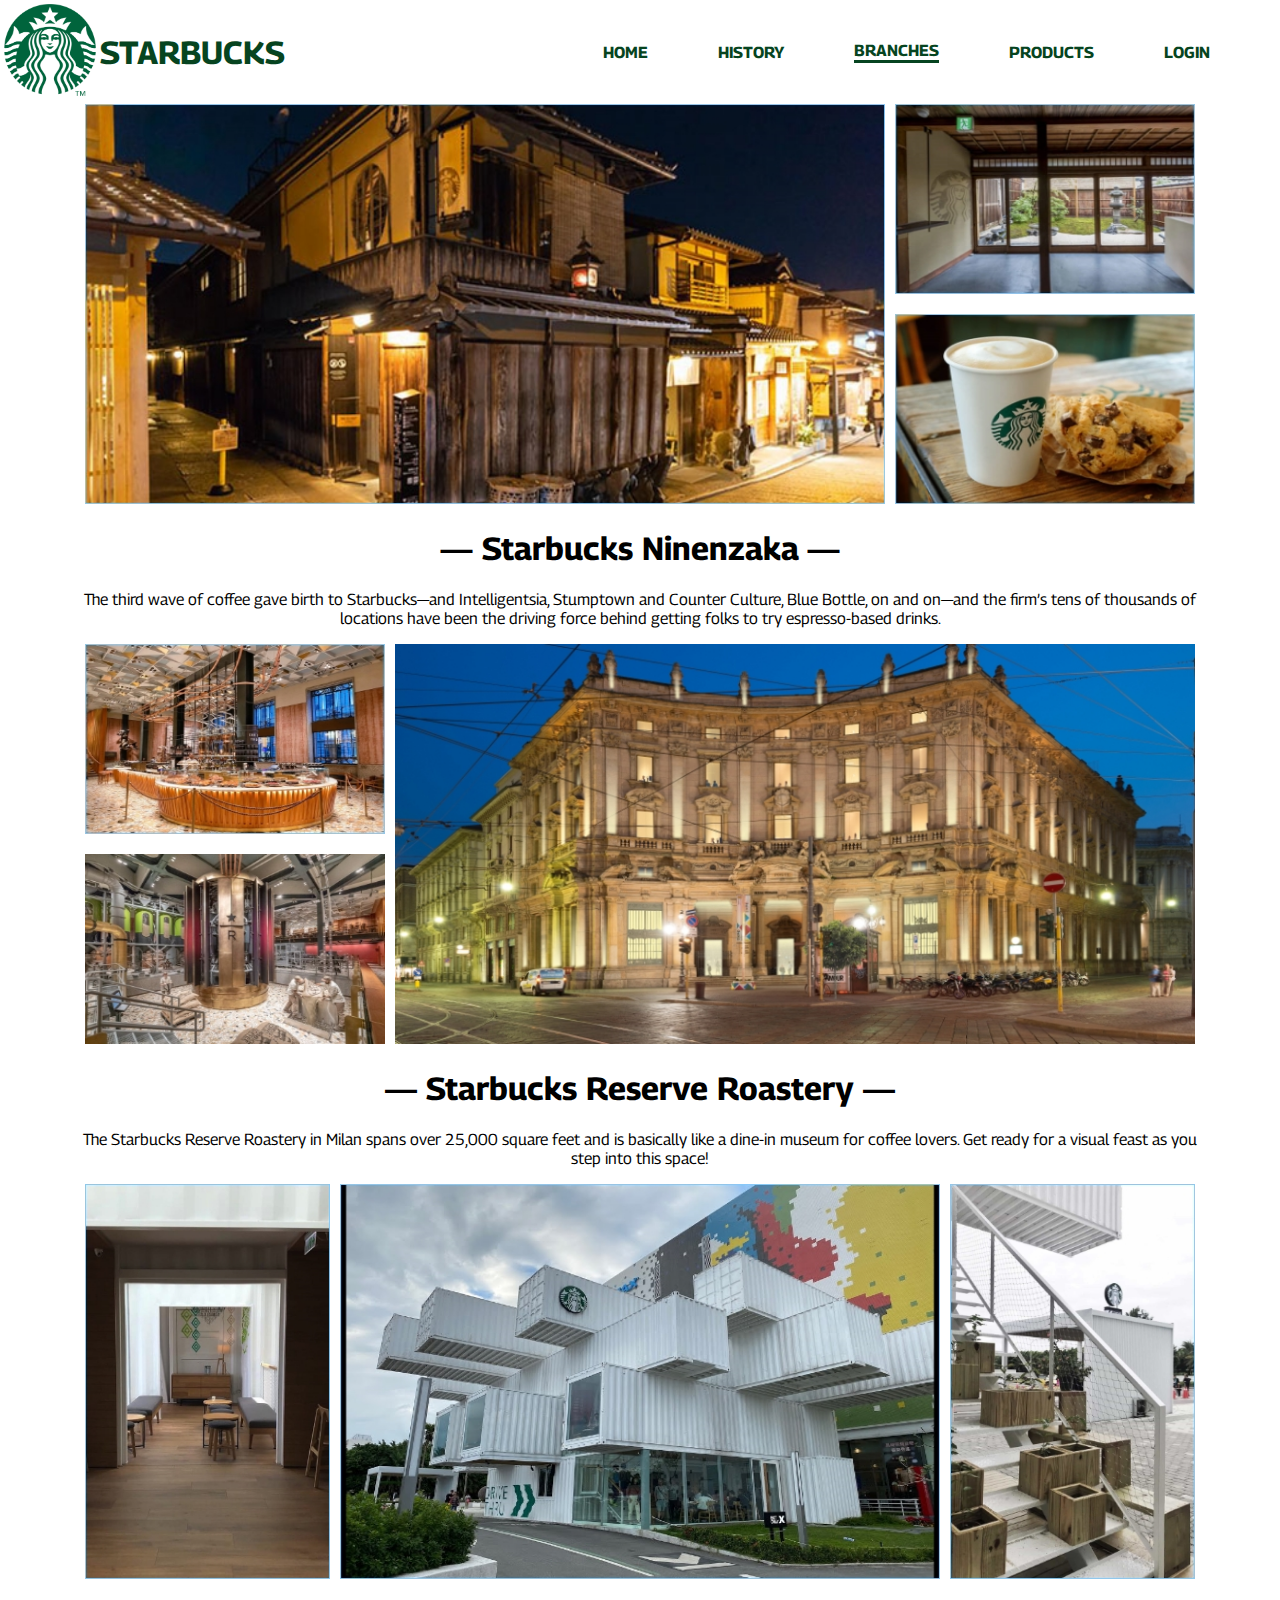
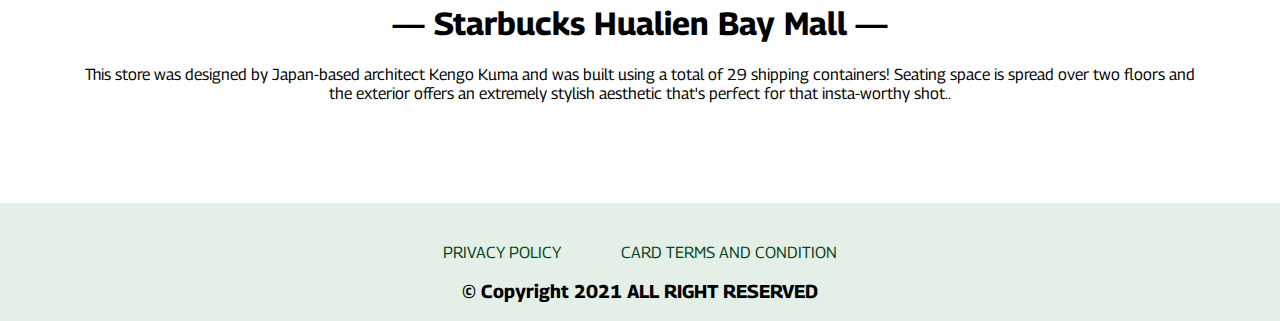
<file: WDProject/branches.html>
<!-- mywebsite branches -->
<!-- WAN HAO XIN -->
<!-- 2020052-BSE -->



<!DOCTYPE html>
<html>
<link rel="stylesheet" href="css/index.css">
<link rel="stylesheet" href="css/sharedcontent.css">
<link rel="stylesheet" href="css/branches.css">
<link href="lightbox2-2.11.3/dist/css/lightbox.css" rel="stylesheet" />
<link rel="stylesheet" href="https://cdnjs.cloudflare.com/ajax/libs/font-awesome/4.7.0/css/font-awesome.min.css">
<link rel="preconnect" href="https://fonts.googleapis.com">
<link rel="preconnect" href="https://fonts.gstatic.com" crossorigin>
<link href="https://fonts.googleapis.com/css2?family=Georama:wght@300&display=swap" rel="stylesheet">
<meta name="viewport" content="width=device-width, initial-scale=1.0">


<head>
    <title>
        Branches
    </title>


</head>

<body>
    <!-- DESKTOP NAV BAR -->
    <div class="desktopnavbar">
        <div class="desktopleftnavbar">
            <div>
                <img src="images/starbucklogo.png" width="100px" height="100px">
            </div>
            <div class="starbucklogoposition">
                <h1>STARBUCKS</h1>
            </div>
        </div>
        <div class="desktoprightnavbar">
            <a href="index.html">HOME</a>
            <a href="history.html">HISTORY</a>
            <a href="branches.html" class="selected">BRANCHES</a>
            <a href="products.html">PRODUCTS</a>
            <a href="login.html">LOGIN</a>

        </div>
    </div>

    <!-- TABLET NAV BAR -->

    <div class="tabletnobartop">
        <div class="tabletleftnavbar">
            <div>
                <img src="images/starbucklogo.png" width="100px" height="100px">
            </div>
            <div class="starbucklogoposition">
                <h1>STARBUCKS</h1>
            </div>
        </div>

    </div>


    <div class="tabletnavbartop">
        <div class="tabletleftnavbar">
            <div>
                <img src="images/starbucklogo.png" width="100px" height="100px">
            </div>
            <div class="starbucklogoposition">
                <h1>STARBUCKS</h1>
            </div>
        </div>

        <div class="iconposition">

            <a href="javascript:void(0);" class="icon" onclick="hamburgerfunction()">
                <i class="fa fa-bars" style="font-size:36px;color:#064420;"></i>
            </a>
        </div>
    </div>

    <div class="newmobilenavbarbtm" id="myLinks">

        <div class="tabletHHBPL"><a href="index.html">HOME</a></div>
        <div class="tabletHHBPL"><a href="history.html">HISTORY</a></div>
        <div class="tabletHHBPL"><a href="branches.html">BRANCHES</a></div>
        <div class="tabletHHBPL"><a href="products.html">PRODUCTS</a></div>
        <div class="tabletHHBPL"><a href="login.html">LOGIN</a></div>
    </div>


    <!-- TABLET NAV BAR -->


    <div class="tabletnavbarbtm">
        <a href="index.html">HOME</a>
        <a href="history.html">HISTORY</a>
        <a href="branches.html" class="selected">BRANCHES</a>
        <a href="products.html">PRODUCTS</a>
        <a href="login.html">LOGIN</a>

    </div>

    <!-- THREE BRANCHES  -->


    <div class="firstbigbox">
        <div class="firsthreeimg">
            <div class="firstbigimg">
                <a href="images/japan1.jpg" data-lightbox="roadtrip">
                    <img src="images/japan1.jpg" width="800px" height="400px">
                </a>
            </div>

            <div class="firsttwoimg">
                <div><a href="images/japan2.jpg" data-lightbox="roadtrip">
                        <img src="images/japan2.jpg" width="300px" height="190px">
                    </a>
                </div>
                <div class="japanthirdimg">
                    <a href="images/japan3.jpg" data-lightbox="roadtrip">
                        <img src="images/japan3.jpg" width="300px" height="190px">
                    </a>
                </div>

            </div>
        </div>

        <div class="allword">
            <h1>― Starbucks Ninenzaka ― </h1>
            <p>The third wave of coffee gave birth to Starbucks—and Intelligentsia, Stumptown and Counter Culture, Blue
                Bottle, on and on—and the firm’s tens of thousands of locations have been the driving force behind
                getting folks to try espresso-based drinks.
            </p>
        </div>
    </div>


    <div class="secondbigbox">
        <div class="secondhreeimg">
            <div class="secondtwoimg">
                <div>
                    <a href="images/italy2.jpg" data-lightbox="roadtrip">
                        <img src="images/italy2.jpg" width="300px" height="190px">
                    </a>
                </div>
                <div class="italythirdimg">
                    <a href="images/italy3.jpg" data-lightbox="roadtrip">
                        <img src="images/italy3.jpg" width="300px" height="190px">
                    </a>
                </div>

            </div>
            <div class="secondbigimg">
                <a href="images/italy1.jpg" data-lightbox="roadtrip">
                    <img src="images/italy1.jpg" width="800px" height="400px">
                </a>
            </div>


        </div>

        <div class="allword">
            <h1>― Starbucks Reserve Roastery ― </h1>
            <p>The Starbucks Reserve Roastery in Milan spans over 25,000 square feet and is basically like a dine-in
                museum for coffee lovers. Get ready for a visual feast as you step into this space! </p>
        </div>


    </div>

    <!-- ITALY (TABLET) -->

    <div class="tabletitaly">
        <div class="tabletitalyallword">
            <h1>― Starbucks Reserve Roastery ― </h1>
            <p>The Starbucks Reserve Roastery in Milan spans over 25,000 square feet and is basically like a dine-in
                museum for coffee lovers. Get ready for a visual feast as you step into this space! </p>
        </div>

        <div class="tabletsecondhreeimg">
            <div class="tabletsecondbigimg">
                <a href="images/italy1.jpg" data-lightbox="roadtrip">
                    <img src="images/italy1.jpg" width="800px" height="400px">
                </a>
            </div>

            <div class="secondtwoimg">
                <div>
                    <a href="images/italy2.jpg" data-lightbox="roadtrip">
                        <img src="images/italy2.jpg" width="300px" height="190px">
                    </a>
                </div>
                <div class="italythirdimg">
                    <a href="images/italy3.jpg" data-lightbox="roadtrip">
                        <img src="images/italy3.jpg" width="300px" height="190px">
                    </a>
                </div>
            </div>
        </div>

        <div class="mobileitalyallword">
            <h1>― Starbucks Reserve Roastery ― </h1>
            <p>The Starbucks Reserve Roastery in Milan spans over 25,000 square feet and is basically like a dine-in
                museum for coffee lovers. Get ready for a visual feast as you step into this space! </p>
        </div>
    </div>




    <div class="thirdbigbox">
        <div class="thirdthreebox">
            <div class="taiwansecondimg">
                <a href="images/taiwan2.jpg" data-lightbox="roadtrip">
                    <img src="images/taiwan2.jpg" width="245px" height="395px">
                </a>
            </div>
            <div class="thirdtwoimg">
                <div class="taiwanfirstimg">
                    <a href="images/taiwan1.jpg" data-lightbox="roadtrip">
                        <img src="images/taiwan1.jpg" width="600px" height="395px">
                    </a>
                </div>
                <div class="taiwanthirdimg">
                    <a href="images/taiwan3.jpg" data-lightbox="roadtrip">
                        <img src="images/taiwan3.jpg" width="245px" height="395px">
                    </a>
                </div>
            </div>

        </div>

        <div class="allword">
            <h1>― Starbucks Hualien Bay Mall ― </h1>
            <p>This store was designed by Japan-based architect Kengo Kuma and was built using a total of 29
                shipping
                containers! Seating space is spread over two floors and the exterior offers an extremely stylish
                aesthetic that's perfect for that insta-worthy shot..</p>
        </div>



    </div>

    <!-- TAIWAN TABLET -->

    <div class="tablettaiwan">
        <div class="tabletthirdthreebox">
            <div class="taiwanfirstimg">
                <img src="images/taiwan1.jpg" width="500px" height="300px">
            </div>
            <div class="tablettaiwantwoimg">
                <div>
                    <img src="images/taiwan2.jpg" width="240px" height="350px">
                </div>
                <div class="tablettaiwanthirdimg">
                    <img src="images/taiwan3.jpg" width="240px" height="350px">
                </div>

            </div>

        </div>

        <div class="allword">
            <h1>― Starbucks Hualien Bay Mall ― </h1>
            <p>This store was designed by Japan-based architect Kengo Kuma and was built using a total of 29
                shipping
                containers! Seating space is spread over two floors and the exterior offers an extremely stylish
                aesthetic that's perfect for that insta-worthy shot..</p>
        </div>

    </div>



    <!-- FOOTER -->

    <div class="footer">
        <div>
            <div class="footertop">
                <div>
                    <a href="https://www.starbucks.com/terms/privacy-policy">
                        PRIVACY POLICY
                    </a>
                </div>
                <div>
                    <a href="https://www.starbucks.com/terms/manage-gift-cards">CARD TERMS AND CONDITION</a>
                </div>
            </div>
            <div class="footerbtm">
                <h3>© Copyright 2021 ALL RIGHT RESERVED</h3>
            </div>
        </div>
    </div>





    <script>
        function hamburgerfunction() {
            var x = document.getElementById("myLinks");
            if (x.style.display === "block") {
                x.style.display = "none";
            } else {
                x.style.display = "block";
            }
        }
    </script>
    <script src="lightbox2-2.11.3/dist/js/lightbox-plus-jquery.js"></script>
</body>

</html>
</file>
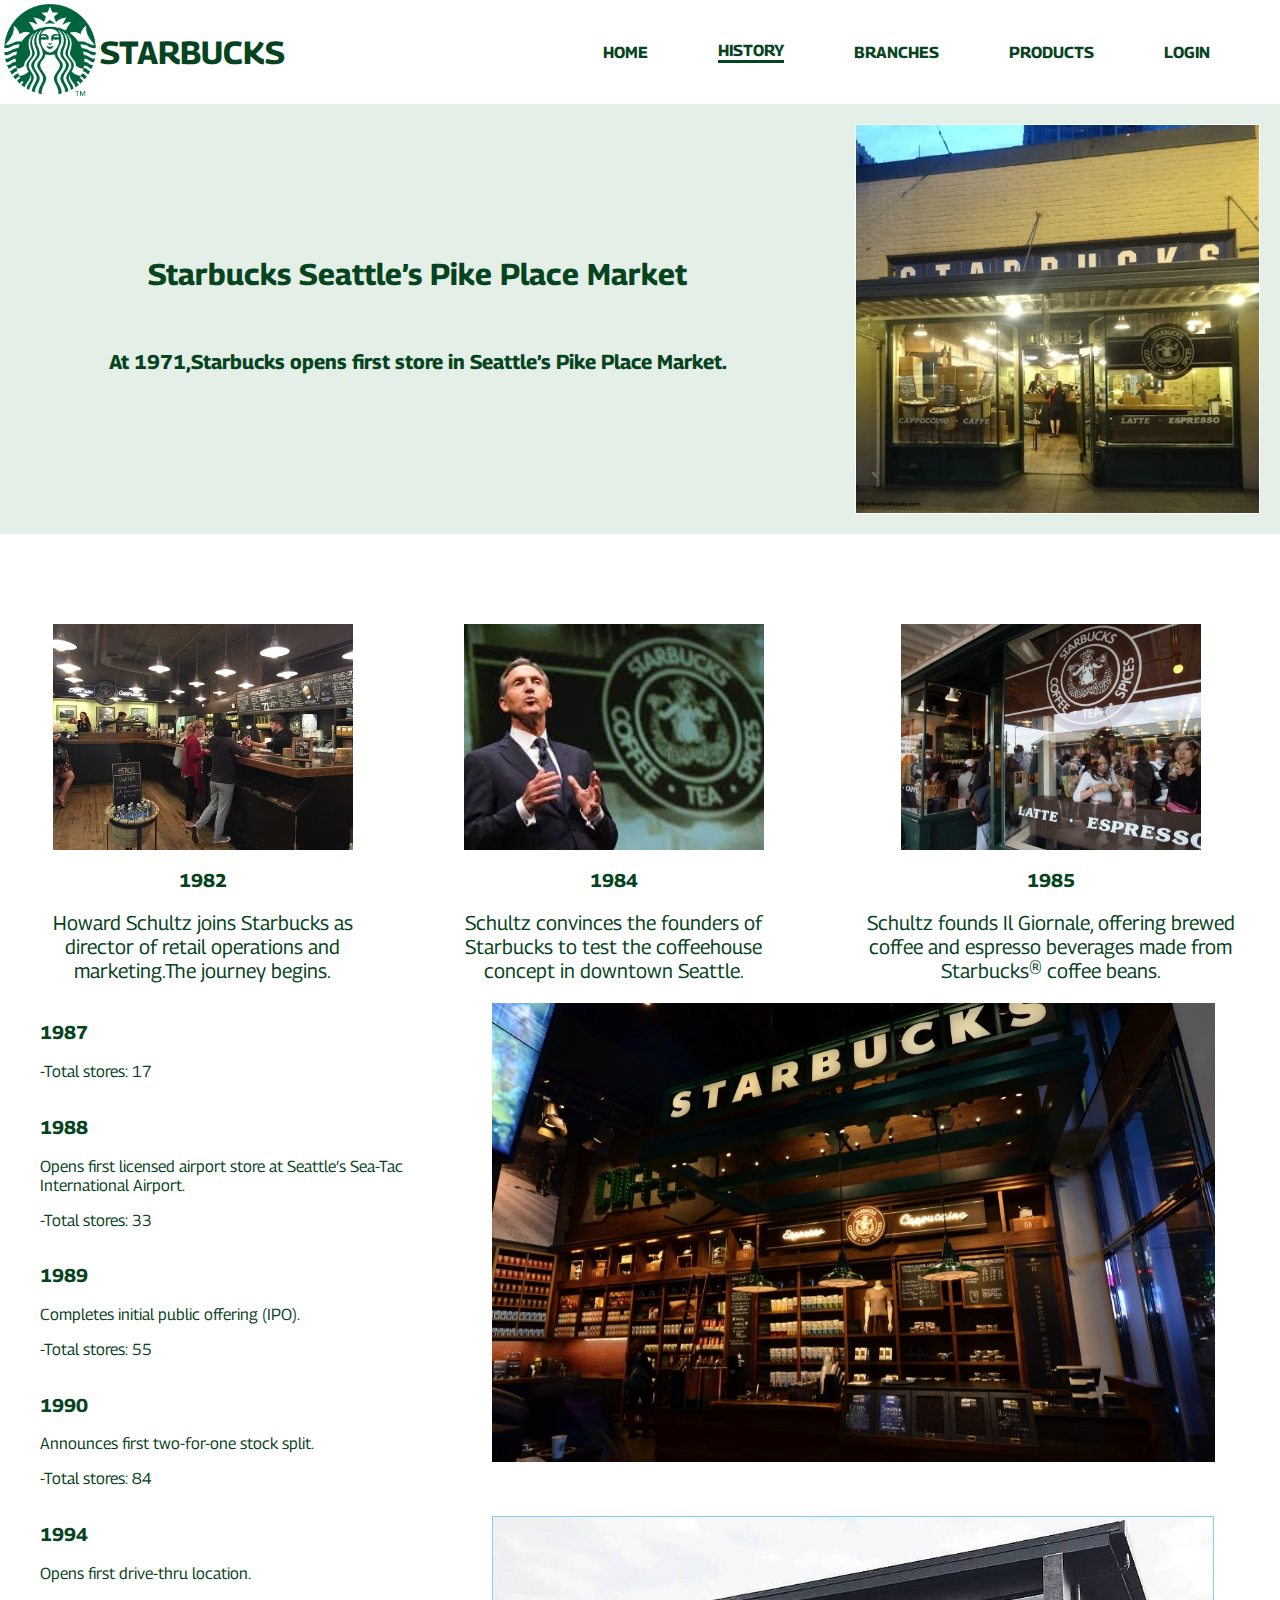
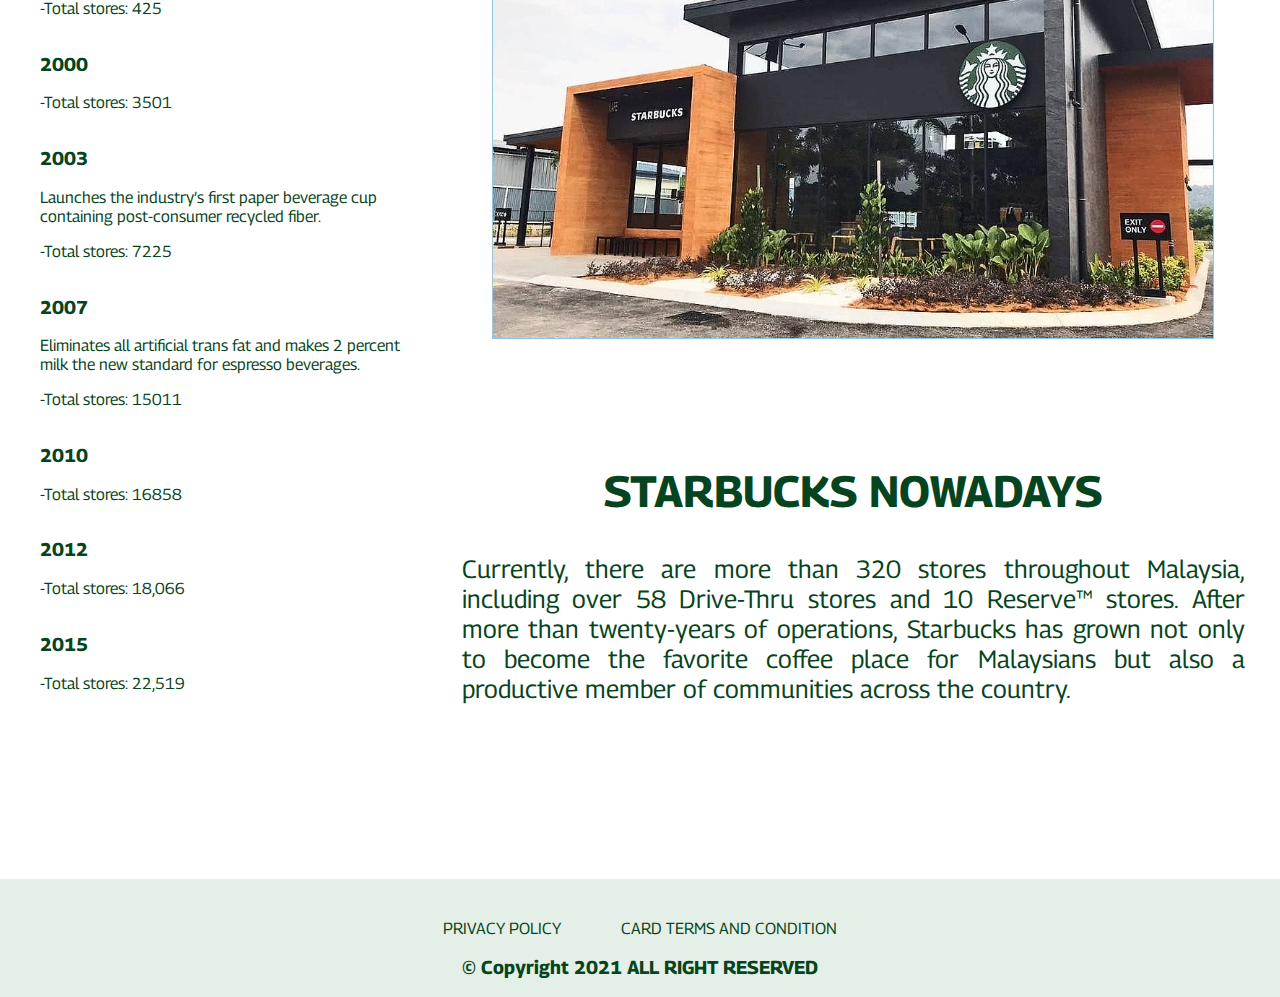
<file: WDProject/history.html>
<!-- mywebsite history -->
<!-- WAN HAO XIN -->
<!-- 2020052-BSE -->



<!DOCTYPE html>
<html>
<link rel="stylesheet" href="css/history.css">
<link rel="stylesheet" href="css/sharedcontent.css">
<link rel="stylesheet" href="css/branches.css">
<link rel="stylesheet" href="https://cdnjs.cloudflare.com/ajax/libs/font-awesome/4.7.0/css/font-awesome.min.css">
<link rel="preconnect" href="https://fonts.googleapis.com">
<link rel="preconnect" href="https://fonts.gstatic.com" crossorigin>
<link href="https://fonts.googleapis.com/css2?family=Georama:wght@300&display=swap" rel="stylesheet">
<meta name="viewport" content="width=device-width, initial-scale=1.0">


<head>
    <title>
        History
    </title>


</head>

<body>
    <!-- DESKTOP NAV BAR -->
    <div class="desktopnavbar">
        <div class="desktopleftnavbar">
            <div>
                <img src="images/starbucklogo.png" width="100px" height="100px">
            </div>
            <div class="starbucklogoposition">
                <h1>STARBUCKS</h1>
            </div>
        </div>
        <div class="desktoprightnavbar">
            <a href="index.html">HOME</a>
            <a href="history.html" class="selected">HISTORY</a>
            <a href="branches.html">BRANCHES</a>
            <a href="products.html">PRODUCTS</a>
            <a href="login.html">LOGIN</a>

        </div>
    </div>

    <!-- TABLET NAV BAR -->

    <div class="tabletnobartop">
        <div class="tabletleftnavbar">
            <div>
                <img src="images/starbucklogo.png" width="100px" height="100px">
            </div>
            <div class="starbucklogoposition">
                <h1>STARBUCKS</h1>
            </div>
        </div>

    </div>


    <div class="tabletnavbartop">
        <div class="tabletleftnavbar">
            <div>
                <img src="images/starbucklogo.png" width="100px" height="100px">
            </div>
            <div class="starbucklogoposition">
                <h1>STARBUCKS</h1>
            </div>
        </div>

        <div class="iconposition">

            <a href="javascript:void(0);" class="icon" onclick="hamburgerfunction()">
                <i class="fa fa-bars" style="font-size:36px;color:#064420;"></i>
            </a>
        </div>
    </div>

    <div class="newmobilenavbarbtm" id="myLinks">

        <div class="tabletHHBPL"><a href="index.html">HOME</a></div>
        <div class="tabletHHBPL"><a href="history.html">HISTORY</a></div>
        <div class="tabletHHBPL"><a href="branches.html">BRANCHES</a></div>
        <div class="tabletHHBPL"><a href="products.html">PRODUCTS</a></div>
        <div class="tabletHHBPL"><a href="login.html">LOGIN</a></div>
    </div>


    <!-- TABLET NAV BAR -->


    <div class="tabletnavbarbtm">
        <a href="index.html">HOME</a>
        <a href="history.html" class="selected">HISTORY</a>
        <a href="branches.html">BRANCHES</a>
        <a href="products.html">PRODUCTS</a>
        <a href="login.html">LOGIN</a>

    </div>

    <!--HISTORY CONTENTS STARTS HERE -->

    <!-- TOP IMG + BG DESKTOP + TABLET-->

    <div class="topcontentandimg">
        <div class="topcontenttitle">
            <h2>Starbucks Seattle’s Pike Place Market</h2>
            <h5>At 1971,Starbucks opens first store in Seattle’s Pike Place Market.</h5>
        </div>
        <div class="topcontentimg">
            <img src="images/historymainimg.jpg">
        </div>

    </div>

    <!-- TOP IMG MOBILE  -->

    <div class="mobiletopcontentandimg">
        <div class="mobiletopcontentimg">
            <img src="images/historymainimg.jpg">
        </div>
        <div class="mobiletopcontenttitle">
            <h2>Starbucks Seattle’s Pike Place Market</h2>
            <h5>At 1971,Starbucks opens first store in Seattle’s Pike Place Market.</h5>
        </div>

    </div>


    <!-- THREE SMALL IMG  -->
    <div class="threesmallimgdiv">
        <div>
            <div class="eachsmallimg">
                <img src="images/historysmallimg1.jpg">
            </div>
            <div class="eachsmalltitle">
                <h3>1982</h3>
                <p>Howard Schultz joins Starbucks as director of retail operations and marketing.The journey begins.</p>
            </div>
        </div>
        <div>
            <div class="eachsmallimg">
                <img src="images/historysmallimg2.jpg">
            </div>
            <div class="eachsmalltitle">
                <h3>1984</h3>
                <p>Schultz convinces the founders of Starbucks to test the coffeehouse concept in downtown Seattle.</p>
            </div>
        </div>
        <div>
            <div class="eachsmallimg">
                <img src="images/historysmallimg3.jpg">
            </div>
            <div class="eachsmalltitle">
                <h3>1985</h3>
                <p>Schultz founds Il Giornale, offering brewed coffee and espresso beverages made from Starbucks® coffee
                    beans.</p>
            </div>
        </div>

    </div>

    <div class="tabletthreesmallimgdiv">
        <div class="tableteachsmallimgdiv">
            <div class="tableteachsmallimg">
                <img src="images/historysmallimg1.jpg">
            </div>
            <div class="tableteachsmalltitle">
                <h3>1982</h3>
                <p>Howard Schultz joins Starbucks as director of retail operations and marketing.The journey begins.</p>
            </div>
        </div>
        <div class="tableteachsmallimgdiv">
            <div class="tableteachsmalltitle">
                <h3>1984</h3>
                <p>Schultz convinces the founders of Starbucks to test the coffeehouse concept in downtown Seattle.</p>
            </div>
            <div class="tableteachsmallimg">
                <img src="images/historysmallimg2.jpg">
            </div>
        </div>
        <div class="tableteachsmallimgdiv">
            <div class="tableteachsmallimg">
                <img src="images/historysmallimg3.jpg">
            </div>
            <div class="tableteachsmalltitle">
                <h3>1985</h3>
                <p>Schultz founds Il Giornale, offering brewed coffee and espresso beverages made from Starbucks® coffee
                    beans.</p>
            </div>

        </div>
    </div>



    <!-- all small years content + 2pictures + starbucks nowadays -->

    <div class="smallyearsandbigpictures">
        <div class="smallyears">
            <div class="eachsmallyears">
                <h3>1987</h3>
                <p>-Total stores: 17</p>
            </div>
            <div class="eachsmallyears">
                <h3>1988</h3>
                <p>Opens first licensed airport store at Seattle’s Sea-Tac International Airport.</p>
                <p>-Total stores: 33</p>
            </div>
            <div class="eachsmallyears">
                <h3>1989</h3>
                <p>Completes initial public offering (IPO).
                </p>
                <p>-Total stores: 55</p>
            </div>
            <div class="eachsmallyears">
                <h3>1990</h3>
                <p>
                    Announces first two-for-one stock split.
                </p>
                <p>-Total stores: 84</p>
            </div>
            <div class="eachsmallyears">
                <h3>1994</h3>
                <p>
                    Opens first drive-thru location.
                </p>
                <p>-Total stores: 425</p>
            </div>

            <div class="eachsmallyears">
                <h3>2000</h3>
                <p>-Total stores: 3501</p>
            </div>

            <div class="eachsmallyears">
                <h3>2003</h3>
                <p>
                    Launches the industry’s first paper beverage cup containing post-consumer recycled fiber.
                </p>
                <p>-Total stores: 7225</p>
            </div>

            <div class="eachsmallyears">
                <h3>2007</h3>
                <p>
                    Eliminates all artificial trans fat and makes 2 percent milk the new standard for espresso
                    beverages. </p>
                <p>-Total stores: 15011</p>
            </div>

            <div class="eachsmallyears">
                <h3>2010</h3>
                <p>-Total stores: 16858</p>
            </div>

            <div class="eachsmallyears">
                <h3>2012</h3>
                <p>-Total stores: 18,066</p>
            </div>

            <div class="eachsmallyears">
                <h3>2015</h3>
                <p>-Total stores: 22,519</p>
            </div>

        </div>

        <!-- TABLET TABLE REPRESENT SMALL YEARS -->
        <div class="table">
            <table>
                <tr>
                    <th class="green">YEARS</th>
                    <th class="lightgreen">Total Store</th>
                    <th class="green">Special Announcement</th>
                </tr>

                <tr>
                    <th class="green">1988</th>
                    <th class="lightgreen">17</th>
                    <th class="green">Opens first licensed airport store at Seattle’s Sea-Tac International Airport.
                    </th>
                </tr>
                <tr>
                    <th class="green">1989</th>
                    <th class="lightgreen">55</th>
                    <th class="green">Completes initial public offering (IPO).</th>
                </tr>
                <tr>
                    <th class="green">1990</th>
                    <th class="lightgreen">84</th>
                    <th class="green">Announces first two-for-one stock split.</th>
                </tr>
                <tr>
                    <th class="green">1994</th>
                    <th class="lightgreen">425</th>
                    <th class="green">Opens first drive-thru location.</th>
                </tr>
                <tr>
                    <th class="green">2000</th>
                    <th class="lightgreen">3501</th>
                    <th class="green">-</th>
                </tr>
                <tr>
                    <th class="green">2003</th>
                    <th class="lightgreen">7225</th>
                    <th class="green">Launches the industry’s first paper beverage cup containing post-consumer recycled
                        fiber.</th>
                </tr>
                <tr>
                    <th class="green">2007</th>
                    <th class="lightgreen">15,011</th>
                    <th class="green">Eliminates all artificial trans fat and makes 2 percent milk the new standard for
                        espresso beverages.
                    </th>
                </tr>
                <tr>
                    <th class="green">2010</th>
                    <th class="lightgreen">16858</th>
                    <th class="green">-</th>
                </tr>
                <tr>
                    <th class="green">2012</th>
                    <th class="lightgreen">18066</th>
                    <th class="green">-</th>
                </tr>
                <tr>
                    <th class="green">2015</th>
                    <th class="lightgreen">22,519</th>
                    <th class="green">-</th>
                </tr>

            </table>
        </div>


        <div class="twobigimgandnowadays">
            <div>
                <img src="images/historytwobigimg1.jpg">
            </div>
            <div>
                <img src="images/historytwobigimg2.jpg">
            </div>
            <div class="starbucksnowadaysdiv">
                <h2>STARBUCKS NOWADAYS</h2>
                <p>Currently, there are more than 320 stores throughout Malaysia, including over 58 Drive-Thru stores
                    and 10 Reserve™
                    stores. After more than twenty-years of operations, Starbucks has grown not only to become the
                    favorite coffee place for
                    Malaysians but also a productive member of communities across the country.</p>
            </div>
        </div>

    </div>





    <div class="footer">
        <div>
            <div class="footertop">
                <div>
                    <a href="https://www.starbucks.com/terms/privacy-policy">
                        PRIVACY POLICY
                    </a>
                </div>
                <div>
                    <a href="https://www.starbucks.com/terms/manage-gift-cards">CARD TERMS AND CONDITION</a>
                </div>
            </div>
            <div class="footerbtm">
                <h3>© Copyright 2021 ALL RIGHT RESERVED</h3>
            </div>
        </div>
    </div>









    <script>
        function hamburgerfunction() {
            var x = document.getElementById("myLinks");
            if (x.style.display === "block") {
                x.style.display = "none";
            } else {
                x.style.display = "block";
            }
        }
    </script>
</body>


</html>
</file>
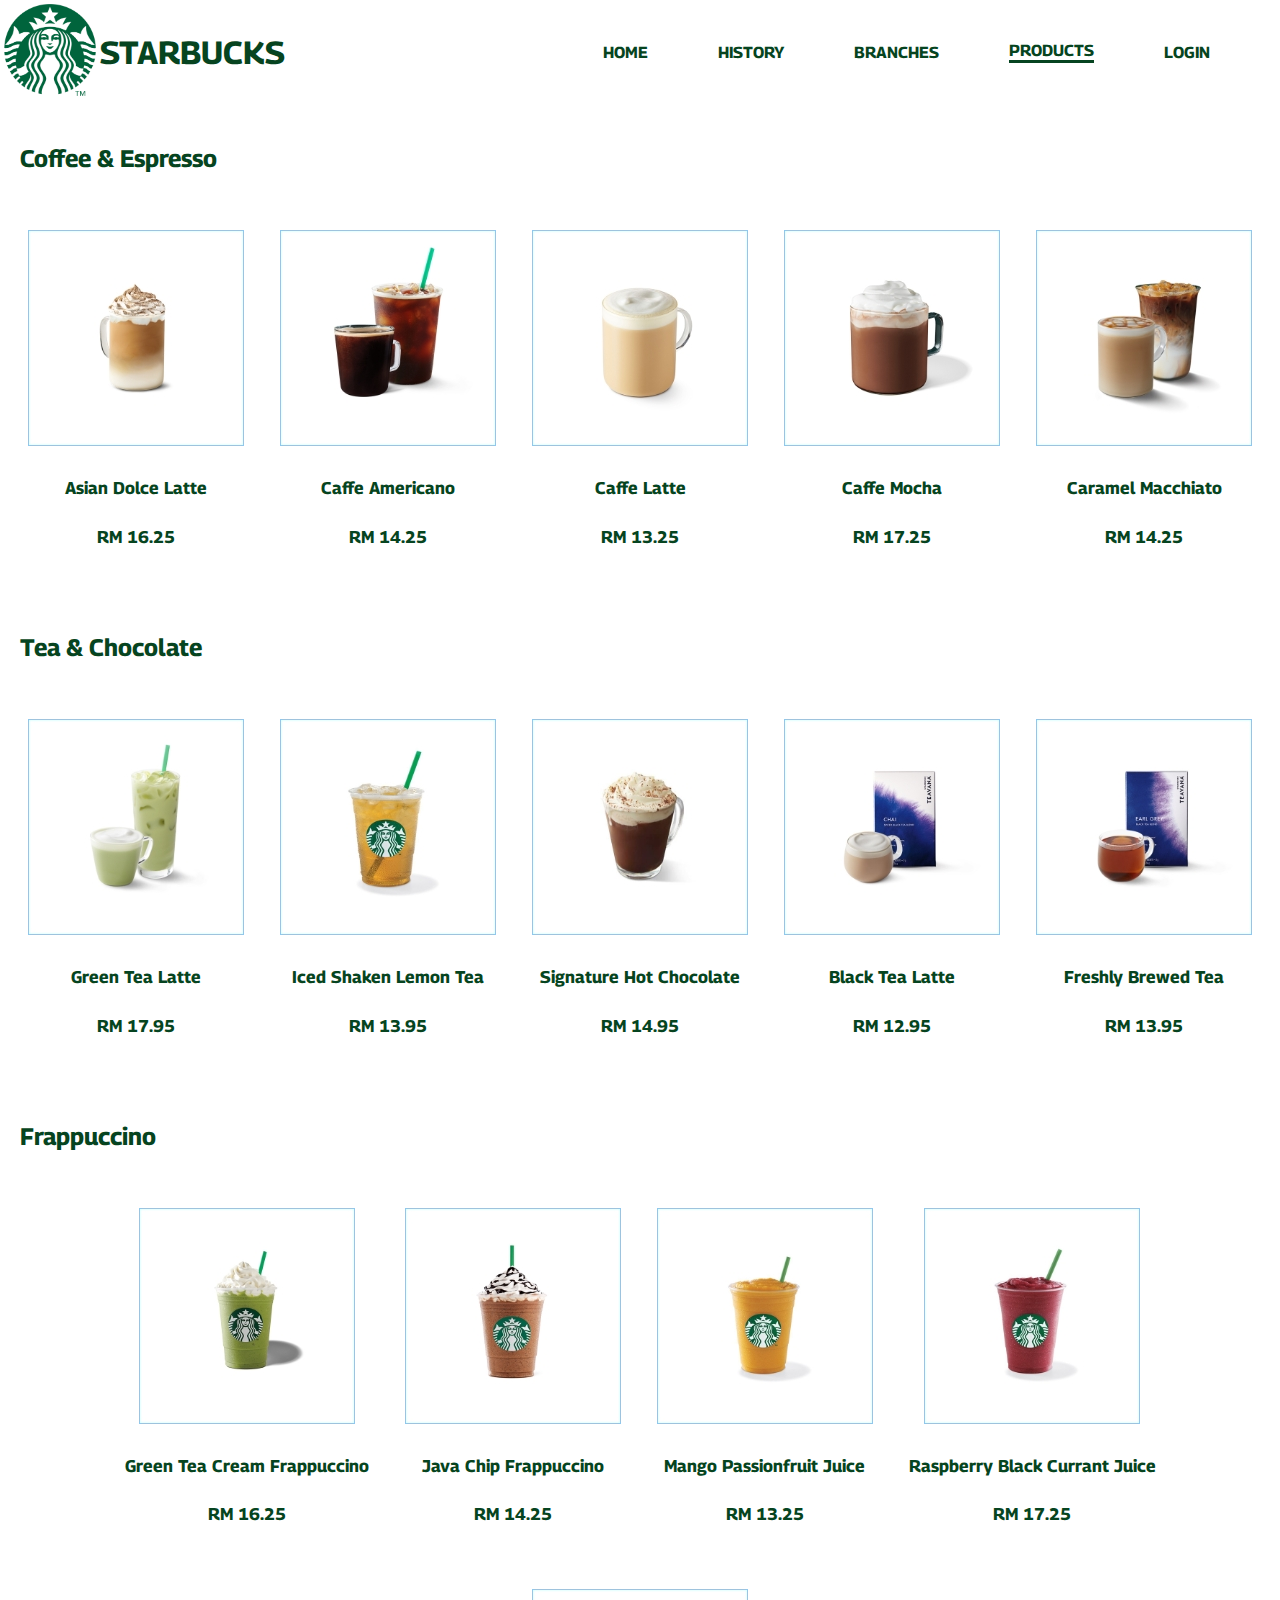
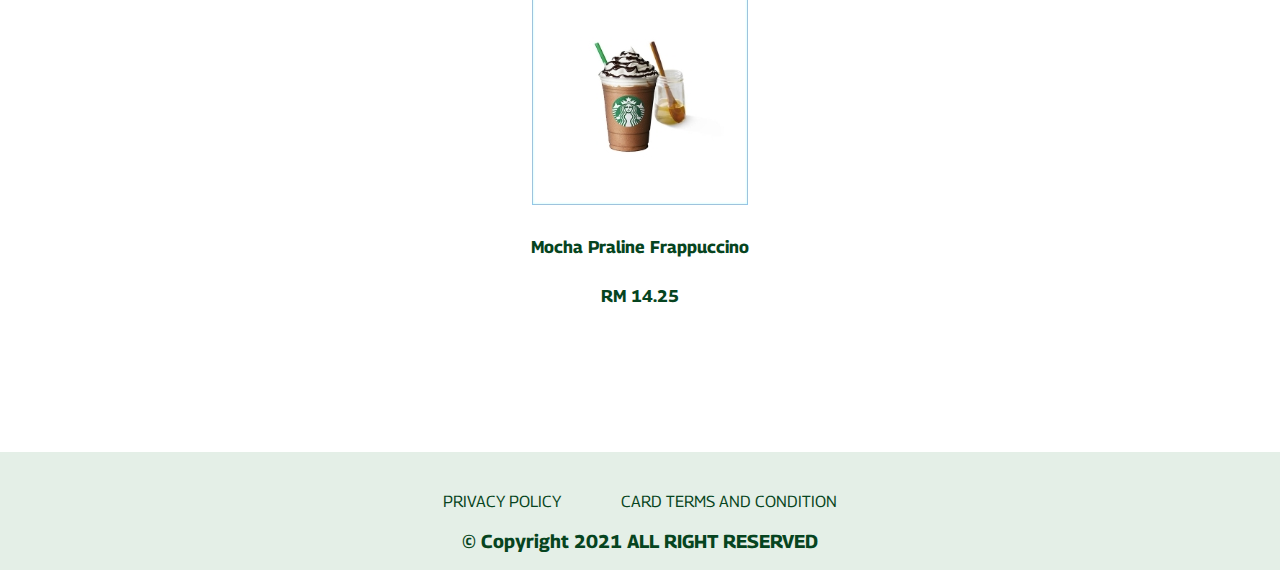
<file: WDProject/products.html>
<!-- mywebsite products-->
<!-- WAN HAO XIN -->
<!-- 2020052-BSE -->

<!DOCTYPE html>
<html>
<link rel="stylesheet" href="css/products.css">
<link rel="stylesheet" href="css/sharedcontent.css">
<link href="lightbox2-2.11.3/dist/css/lightbox.css" rel="stylesheet" />
<link rel="stylesheet" href="https://cdnjs.cloudflare.com/ajax/libs/font-awesome/4.7.0/css/font-awesome.min.css">
<link rel="preconnect" href="https://fonts.googleapis.com">
<link rel="preconnect" href="https://fonts.gstatic.com" crossorigin>
<link href="https://fonts.googleapis.com/css2?family=Georama:wght@300&display=swap" rel="stylesheet">
<meta name="viewport" content="width=device-width, initial-scale=1.0">


<head>
    <title>
        Products
    </title>

    <style>
        body {
            color: #064420;
        }
    </style>

</head>

<body>

    <!-- DESKTOP NAV BAR -->
    <div class="desktopnavbar">
        <div class="desktopleftnavbar">
            <div>
                <img src="images/starbucklogo.png" width="100px" height="100px">
            </div>
            <div class="starbucklogoposition">
                <h1>STARBUCKS</h1>
            </div>
        </div>
        <div class="desktoprightnavbar">
            <a href="index.html">HOME</a>
            <a href="history.html">HISTORY</a>
            <a href="branches.html">BRANCHES</a>
            <a href="products.html" class="selected">PRODUCTS</a>
            <a href="login.html">LOGIN</a>

        </div>
    </div>

    <!-- TABLET NAV BAR -->

    <div class="tabletnobartop">
        <div class="tabletleftnavbar">
            <div>
                <img src="images/starbucklogo.png" width="100px" height="100px">
            </div>
            <div class="starbucklogoposition">
                <h1>STARBUCKS</h1>
            </div>
        </div>

    </div>


    <div class="tabletnavbartop">
        <div class="tabletleftnavbar">
            <div>
                <img src="images/starbucklogo.png" width="100px" height="100px">
            </div>
            <div class="starbucklogoposition">
                <h1>STARBUCKS</h1>
            </div>
        </div>

        <div class="iconposition">

            <a href="javascript:void(0);" class="icon" onclick="hamburgerfunction()">
                <i class="fa fa-bars" style="font-size:36px;color:#064420;"></i>
            </a>
        </div>
    </div>

    <div class="newmobilenavbarbtm" id="myLinks">

        <div class="tabletHHBPL"><a href="index.html">HOME</a></div>
        <div class="tabletHHBPL"><a href="history.html">HISTORY</a></div>
        <div class="tabletHHBPL"><a href="branches.html">BRANCHES</a></div>
        <div class="tabletHHBPL"><a href="products.html">PRODUCTS</a></div>
        <div class="tabletHHBPL"><a href="login.html">LOGIN</a></div>
    </div>


    <!-- TABLET NAV BAR -->


    <div class="tabletnavbarbtm">
        <a href="index.html">HOME</a>
        <a href="history.html">HISTORY</a>
        <a href="branches.html">BRANCHES</a>
        <a href="products.html" class="selected">PRODUCTS</a>
        <a href="login.html">LOGIN</a>

    </div>

    <!-- PRODUCTS CONTENT STARTS HERE -->

    <div class="coffeeandtea">


        <div class="coffeetitle">
            <h2>Coffee & Espresso</h2>
        </div>

        <div class="coffeebox">
            <div class="tabletcoffeetitle">
                <h2>Coffee & Espresso</h2>
            </div>
            <div class="coffee">
                <div class="eachimgdiv">
                    <a href="images/coffee1.jpg" data-lightbox="roadtrip">
                        <img src="images/coffee1.jpg">
                    </a>
                </div>
                <div class="eachpricediv">
                    <h5>Asian Dolce Latte
                    </h5>
                    <h5>RM 16.25</h5>
                </div>
            </div>
            <div class="coffee">
                <div class="eachimgdiv">
                    <a href="images/coffee2.jpg" data-lightbox="roadtrip">
                        <img src="images/coffee2.jpg">
                    </a>
                </div>
                <div class="eachpricediv">
                    <h5>Caffe Americano
                    </h5>
                    <h5>RM 14.25</h5>
                </div>
            </div>
            <div class="coffee">
                <div class="eachimgdiv">
                    <a href="images/coffee3.jpg" data-lightbox="roadtrip">
                        <img src="images/coffee3.jpg">
                    </a>
                </div>
                <div class="eachpricediv">
                    <h5>Caffe Latte
                    </h5>
                    <h5>RM 13.25</h5>
                </div>
            </div>
            <div class="coffee">
                <div class="eachimgdiv">
                    <a href="images/coffee4.jpg" data-lightbox="roadtrip">
                        <img src="images/coffee4.jpg">
                    </a>
                </div>
                <div class="eachpricediv">
                    <h5>Caffe Mocha
                    </h5>
                    <h5>RM 17.25</h5>
                </div>
            </div>
            <div class="coffee">
                <div class="eachimgdiv">
                    <a href="images/coffee5.jpg" data-lightbox="roadtrip">
                        <img src="images/coffee5.jpg">
                    </a>
                </div>
                <div class="eachpricediv">
                    <h5>Caramel Macchiato
                    </h5>
                    <h5>RM 14.25</h5>
                </div>
            </div>


        </div>


        <div class="teatitle">
            <h2>Tea & Chocolate</h2>
        </div>
        <div class="teabox">
            <div class="tabletteatitle">
                <h2>Tea & Chocolate</h2>
            </div>
            <div class="tea">
                <div class="eachimgdiv">
                    <a href="images/tea1.jpg" data-lightbox="roadtrip">
                        <img src="images/tea1.jpg">
                    </a>
                </div>
                <div class="eachpricediv">
                    <h5>Green Tea Latte
                    </h5>
                    <h5>RM 17.95</h5>
                </div>
            </div>
            <div class="tea">
                <div class="eachimgdiv">
                    <a href="images/tea2.jpg" data-lightbox="roadtrip">
                        <img src="images/tea2.jpg">
                    </a>
                </div>
                <div class="eachpricediv">
                    <h5>Iced Shaken Lemon Tea
                    </h5>
                    <h5>RM 13.95</h5>
                </div>
            </div>
            <div class="tea">
                <div class="eachimgdiv">
                    <a href="images/tea3.jpg" data-lightbox="roadtrip">
                        <img src="images/tea3.jpg">
                    </a>
                </div>
                <div class="eachpricediv">
                    <h5>Signature Hot Chocolate
                    </h5>
                    <h5>RM 14.95</h5>
                </div>
            </div>
            <div class="tea">
                <div class="eachimgdiv">
                    <a href="images/tea4.jpg" data-lightbox="roadtrip">
                        <img src="images/tea4.jpg">
                    </a>
                </div>
                <div class="eachpricediv">
                    <h5>Black Tea Latte
                    </h5>
                    <h5>RM 12.95</h5>
                </div>
            </div>
            <div class="tea">
                <div class="eachimgdiv">
                    <a href="images/tea5.jpg" data-lightbox="roadtrip">
                        <img src="images/tea5.jpg">
                    </a>
                </div>
                <div class="eachpricediv">
                    <h5>Freshly Brewed Tea
                    </h5>
                    <h5>RM 13.95</h5>
                </div>
            </div>
        </div>


    </div>

    <div class="frappuccinoboxtitle">
        <h2>Frappuccino</h2>
    </div>
    <div class="frappuccinobox">

        <div class="frappuccino">
            <div class="eachimgdiv">
                <a href="images/frap1.jpg" data-lightbox="roadtrip">
                    <img src="images/frap1.jpg">
                </a>
            </div>
            <div class="eachpricediv">
                <h5>Green Tea Cream Frappuccino
                </h5>
                <h5>RM 16.25</h5>
            </div>
        </div>
        <div class="frappuccino">
            <div class="eachimgdiv">
                <a href="images/frap2.jpg" data-lightbox="roadtrip">
                    <img src="images/frap2.jpg">
                </a>
            </div>
            <div class="eachpricediv">
                <h5>Java Chip Frappuccino
                </h5>
                <h5>RM 14.25</h5>
            </div>
        </div>
        <div class="frappuccino">
            <div class="eachimgdiv">
                <a href="images/frap3.jpg" data-lightbox="roadtrip">
                    <img src="images/frap3.jpg">
                </a>
            </div>
            <div class="eachpricediv">
                <h5>Mango Passionfruit Juice
                </h5>
                <h5>RM 13.25</h5>
            </div>
        </div>
        <div class="frappuccino">
            <div class="eachimgdiv">
                <a href="images/frap4.jpg" data-lightbox="roadtrip">
                    <img src="images/frap4.jpg">
                </a>
            </div>
            <div class="eachpricediv">
                <h5>Raspberry Black Currant Juice
                </h5>
                <h5>RM 17.25</h5>
            </div>
        </div>
        <div class="frappuccino">
            <div class="eachimgdiv">
                <a href="images/frap5.jpg" data-lightbox="roadtrip">
                    <img src="images/frap5.jpg">
                </a>
            </div>
            <div class="eachpricediv">
                <h5>Mocha Praline Frappuccino
                </h5>
                <h5>RM 14.25</h5>
            </div>
        </div>


    </div>

    <div class="footer">
        <div>
            <div class="footertop">
                <div>
                    <a href="https://www.starbucks.com/terms/privacy-policy">
                        PRIVACY POLICY
                    </a>
                </div>
                <div>
                    <a href="https://www.starbucks.com/terms/manage-gift-cards">CARD TERMS AND CONDITION</a>
                </div>
            </div>
            <div class="footerbtm">
                <h3>© Copyright 2021 ALL RIGHT RESERVED</h3>
            </div>
        </div>
    </div>

    <script>
        function hamburgerfunction() {
            var x = document.getElementById("myLinks");
            if (x.style.display === "block") {
                x.style.display = "none";
            } else {
                x.style.display = "block";
            }
        }
    </script>
    <script src="lightbox2-2.11.3/dist/js/lightbox-plus-jquery.js"></script>
</body>

</html>
</file>
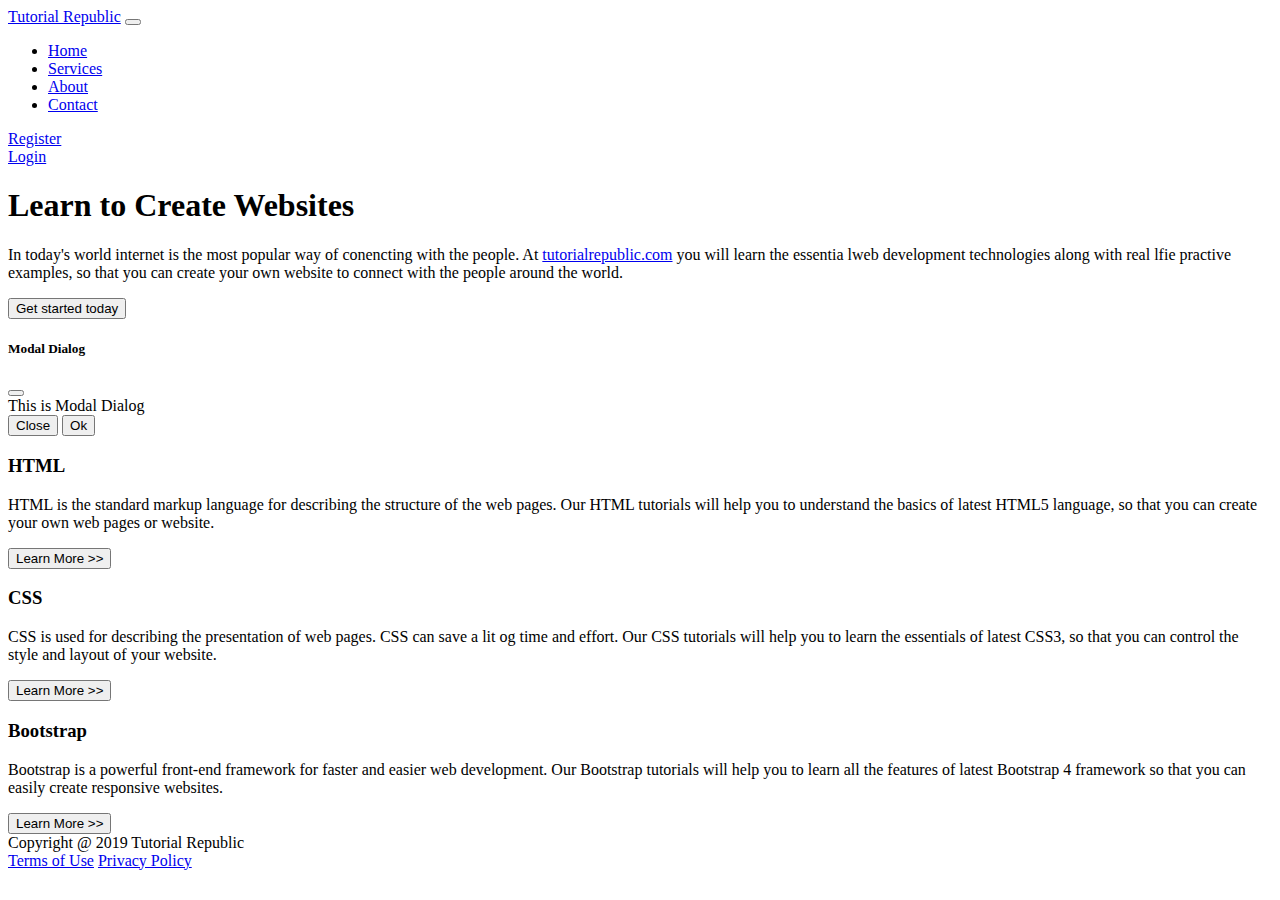
<file: week1/exercise1.html>
<!DOCTYPE html>
<html>

<head>

    <link href="https://cdn.jsdelivr.net/npm/bootstrap@5.1.2/dist/css/bootstrap.min.css" rel="stylesheet"
        integrity="sha384-uWxY/CJNBR+1zjPWmfnSnVxwRheevXITnMqoEIeG1LJrdI0GlVs/9cVSyPYXdcSF" crossorigin="anonymous" />

    <title>Week 1 Exercise1</title>

</head>

<body>
    <nav class="navbar navbar-expand-lg navbar-light bg-dark">
        <div class="container-fluid">
            <a class="navbar-brand text-light" href="#">Tutorial Republic</a>
            <button class="navbar-toggler" type="button" data-bs-toggle="collapse"
                data-bs-target="#navbarSupportedContent" aria-controls="navbarSupportedContent" aria-expanded="false"
                aria-label="Toggle navigation">
                <span class="navbar-toggler-icon"></span>
            </button>
            <div class="collapse navbar-collapse" id="navbarSupportedContent">
                <ul class="navbar-nav me-auto mb-2 mb-lg-0">
                    <li class="nav-item">
                        <a class="nav-link active text-light" aria-current="page" href="#">Home</a>
                    </li>
                    <li class="nav-item">
                        <a class="nav-link text-secondary" href="#">Services</a>
                    </li>
                    <li class="nav-item">
                        <a class="nav-link text-secondary" href="#">About</a>
                    </li>
                    <li class="nav-item">
                        <a class="nav-link text-secondary" href="#">Contact</a>
                    </li>
                </ul>
                <div class="navbar-nav mb-2 mb-lg-0">
                    <li class="nav-item">
                        <a class="nav-link text-secondary" href="#">Register</a>
                    </li>
                    <li class="nav-item">
                        <a class="nav-link text-secondary" href="#">Login</a>
                    </li>
                </div>
            </div>
        </div>
    </nav>

    <div class="p-5 m-2 bg-light">
        <h1>Learn to Create Websites</h1>
        <p>
            In today's world internet is the most popular way of conencting with the
            people. At
            <a class="text-decoration-none" href="#">tutorialrepublic.com</a> you
            will learn the essentia lweb development technologies along with real
            lfie practive examples, so that you can create your own website to
            connect with the people around the world.
        </p>
        <button type="button" class="btn btn-primary" data-bs-toggle="modal" data-bs-target="#exampleModal">
            Get started today
        </button>
        <div class="modal fade" id="exampleModal" tabindex="-1" aria-labelledby="exampleModalLabel" aria-hidden="true">
            <div class="modal-dialog">
                <div class="modal-content">
                    <div class="modal-header">
                        <h5 class="modal-title" id="exampleModalLabel">Modal Dialog</h5>
                        <button type="button" class="btn-close" data-bs-dismiss="modal" aria-label="Close"></button>
                    </div>
                    <div class="modal-body">
                        This is Modal Dialog
                    </div>
                    <div class="modal-footer">
                        <button type="button" class="btn btn-secondary" data-bs-dismiss="modal">Close</button>
                        <button type="button" class="btn btn-primary">Ok </button>
                    </div>
                </div>
            </div>
        </div>
    </div>

    <div class="container-fluid pt-3">
        <div class="row d-flex justify-content-evenly border-bottom border-4 m-3 pb-5
        ">
            <div class="col-sm mb-3">
                <h3>HTML</h3>
                <p>
                    HTML is the standard markup language for describing the structure of
                    the web pages. Our HTML tutorials will help you to understand the
                    basics of latest HTML5 language, so that you can create your own web
                    pages or website.
                </p>
                <button type="button" class="btn btn-success">Learn More >></button>
            </div>
            <div class="col-sm mb-3">
                <h3>CSS</h3>
                <p>
                    CSS is used for describing the presentation of web pages. CSS can
                    save a lit og time and effort. Our CSS tutorials will help you to
                    learn the essentials of latest CSS3, so that you can control the
                    style and layout of your website.
                </p>
                <button type="button" class="btn btn-success">Learn More >></button>
            </div>
            <div class="col-sm mb-3">
                <h3>Bootstrap</h3>
                <p>
                    Bootstrap is a powerful front-end framework for faster and easier
                    web development. Our Bootstrap tutorials will help you to learn all
                    the features of latest Bootstrap 4 framework so that you can easily
                    create responsive websites.
                </p>
                <button type="button" class="btn btn-success">Learn More >></button>
            </div>
        </div>
    </div>

    <div class="d-flex justify-content-between container-fluid my-3 position-relative bottom-0">
        <div class="col-sm">Copyright @ 2019 Tutorial Republic</div>
        <div class="d-flex mb-2 mb-lg-0">
            <a class="nav-link text-dark pt-0 pb-0 border-end border-4" href="#">Terms of Use</a>
            <a class="nav-link text-dark pt-0 pb-0" href="#">Privacy Policy</a>
        </div>
    </div>
    <script src="https://cdn.jsdelivr.net/npm/bootstrap@5.1.2/dist/js/bootstrap.bundle.min.js"
        integrity="sha384-kQtW33rZJAHjgefvhyyzcGF3C5TFyBQBA13V1RKPf4uH+bwyzQxZ6CmMZHmNBEfJ"
        crossorigin="anonymous"></script>
</body>

</html>
</file>
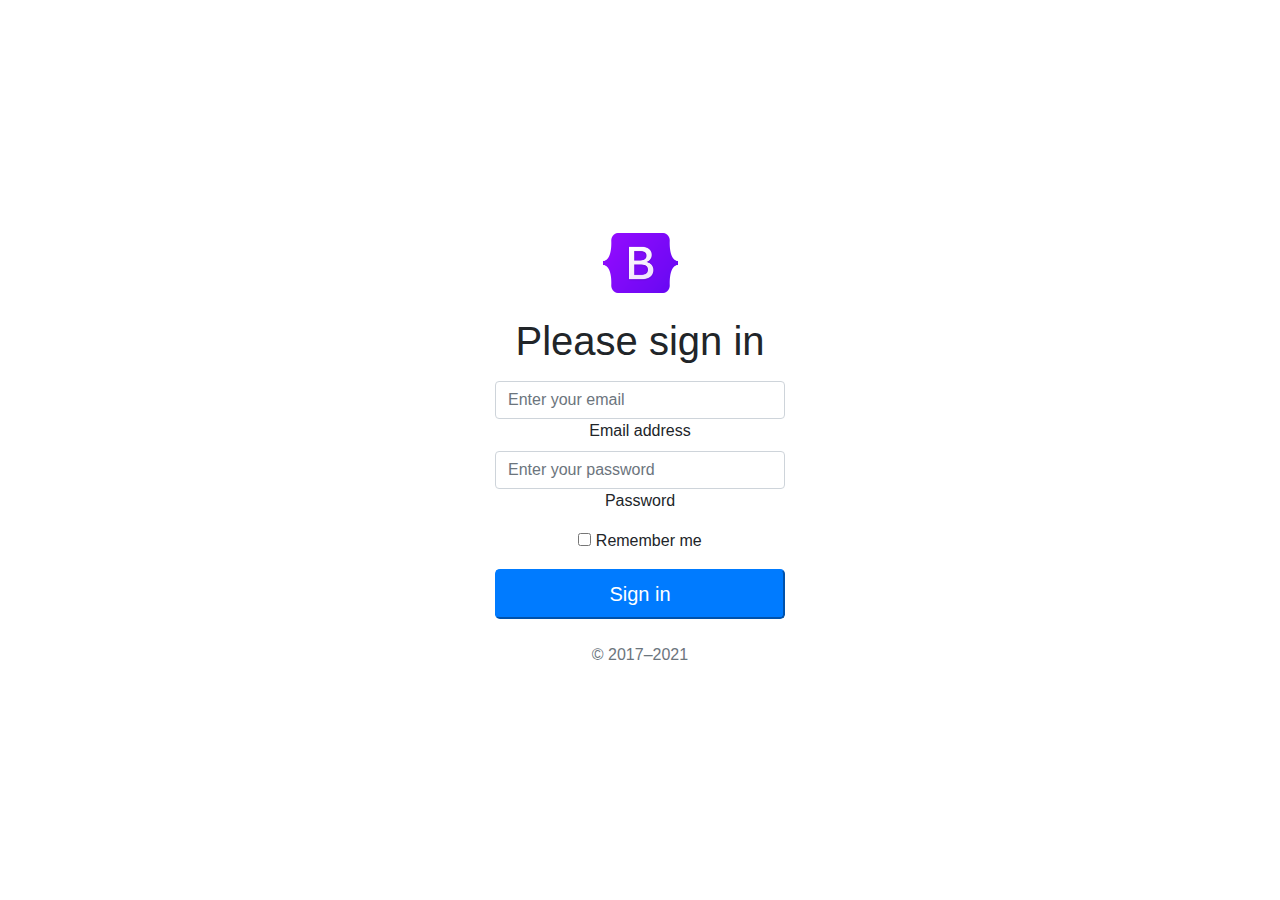
<file: week1/exercise2.html>
<!doctype html>
<html>

<head>
    <title>week 1 Exercise2</title>

    <meta charset="utf-8">
    <meta name="viewport" content="width=device-width, initial-scale=1">
    <link rel="stylesheet" href="https://maxcdn.bootstrapcdn.com/bootstrap/4.5.0/css/bootstrap.min.css">
    <script src="https://ajax.googleapis.com/ajax/libs/jquery/3.5.1/jquery.min.js"></script>
    <script src="https://cdnjs.cloudflare.com/ajax/libs/popper.js/1.14.7/umd/popper.min.js"></script>
    <script src="https://maxcdn.bootstrapcdn.com/bootstrap/4.5.0/js/bootstrap.min.js"></script>


    <link href="https://cdn.jsdelivr.net/npm/bootstrap@5.1.3/dist/css/bootstrap.min.css" rel="stylesheet"
        integrity="sha384-1BmE4kWBq78iYhFldvKuhfTAU6auU8tT94WrHftjDbrCEXSU1oBoqyl2QvZ6jIW3" crossorigin="anonymous">




</head>

<body class="vh-100">
    <div class="text-center  d-flex align-items-center h-100">
        <div class="container w-25">
            <form>
                <img class="m-4" src="bootstrap.png" width="75px">
                <h1 class="fs-4 mb-3">
                    Please sign in
                </h1>
                <div class="form-floating">
                    <input class="form-control" type="email" id="emailinput" placeholder="Enter your email">
                    <label for="emailinput">Email address</label>
                </div>
                <div class="form-floating">
                    <input class="form-control" type="password" id="passwordinput" placeholder="Enter your password">
                    <label for="passwordinput">Password</label>
                </div>
                <div class="checkbox m-2">
                    <label>
                        <input type="checkbox" value="rememberMe">
                        Remember me
                    </label>
                </div>
                <button class="btn-primary w-100 btn-lg">Sign in</button>
                <p class="text-muted m-4">© 2017–2021</p>
            </form>

        </div>
    </div>







    <script src="https://cdn.jsdelivr.net/npm/bootstrap@5.1.2/dist/js/bootstrap.bundle.min.js"
        integrity="sha384-kQtW33rZJAHjgefvhyyzcGF3C5TFyBQBA13V1RKPf4uH+bwyzQxZ6CmMZHmNBEfJ"
        crossorigin="anonymous"></script>




</body>





</html>
</file>
<file: WDProject/css/index.css>
/* DESKTOP BIGSTARBUCKSBOX + word inside */

.tabletbigstarbucksbox {
  display: none;
}

.mobilebigstarbucksbox {
  display: none;
}

.bigstarbucksbox {
  background-image: url(/mywebsite/images/indexmainimg.jpg);
  height: 670px;
  position: relative;
  background-position: center;
}

.blackbg img {
  opacity: 0.5;
  width: 100%;
}

.bigstarbucksword {
  position: absolute;
  top: 32%;
  left: 5%;
  padding-right: 25px;
  color: white;
  text-align: center;
}

.bigstarbucksword h1 {
  font-size: 50px;
  font-weight: bold;
}

.bigstarbucksword h2 {
  font-size: 20px;
}

/* WHY CHOOSE STARBUCKS? */

.whychoosestarbuckword {
  color: #064420;
  text-align: center;
  font-size: 25px;
}

.threebox {
  display: flex;
  justify-content: space-between;
}

.threebox > div {
  flex: 1;
  margin: 10px;
}

.threeboximg {
  padding: 10px;
}

.threeboximg img {
  width: 100%;
}

.threeboxword {
  color: #064420;
  margin: 20px;
  text-align: justify;
}

.threeboxword h1 {
  font-size: 27px;
  text-align: center;
}

.threeboxword p {
  font-size: 20px;
}

/* TABLET  */

@media only screen and (max-width: 900px) {
  /* TABLET BIGSTARBUCKSBOX */

  .tabletblackbg img {
    opacity: 0.5;
    width: 100%;
  }

  .tabletbigstarbucksword {
    position: absolute;
    top: 30%;
    left: 0%;
    color: white;
    text-align: center;
  }

  .tabletindeximg {
    margin: 10px;
  }

  /* TABLET WHY CHOOSE STARBUCKS */
  .whychoosestarbuckword {
    font-size: 20px;
  }

  /* TABLET three box */

  .threeboximg img {
    width: fit-content;
  }

  .threebox {
    display: block;
  }

  .threebox > div {
    display: flex;
  }
}

@media only screen and (max-width: 500px) {
  /* MOBILE BIGSTARBUCKSBOX */
  .mobileblackbg img {
    opacity: 0.5;
    width: 100%;
  }

  .mobilebigstarbucksword {
    position: absolute;
    top: 30%;
    left: 0%;
    color: white;
    text-align: center;
  }

  /* MOBILE three box */
  .threebox > div {
    display: flex;
    flex-direction: column;
  }

  .threeboximg {
    display: flex;
    justify-content: center;
  }

  .threeboxword {
    margin-left: 30px;
    margin-right: 30px;
  }
}
</file>
<file: WDProject/css/sharedcontent.css>
body {
  margin: auto;
  max-width: 1280px;
  font-family: "Georama", sans-serif;
}

/* SELECTED PAGE underline */
.selected {
  border-bottom: solid 3px #064420;
}

/* DESKTOP NAV BAR */
.desktopnavbar {
  display: flex;
  justify-content: space-between;
}

.desktopleftnavbar {
  display: flex;
}
.tabletleftnavbar {
  display: none;
}

.starbucklogoposition {
  color: #064420;
  display: flex;
  align-items: center;
  justify-content: center;
}

.desktoprightnavbar {
  display: flex;
  align-items: center;
}

.desktoprightnavbar a {
  color: #064420;
  font-weight: bold;
  text-decoration: none;
  margin-right: 70px;
}

.desktoprightnavbar a:hover {
  color: black;
  text-decoration: none;
  border-bottom: 4px solid #064420;
}

/* TABLET NAV VAR , MOBILE NAV BAR */

.tabletnavbartop {
  display: none;
}

.newmobilenavbarbtm {
  display: none;
}

.tabletnavbarbtm {
  display: none;
}

/* FOOTER */

.footer {
  margin-left: auto;
  margin-right: auto;
  margin-top: 100px;
  padding-top: 40px;
  background-color: #e4efe7;
  display: flex;
  justify-content: center;
  align-items: center;
}

.footertop {
  display: flex;
}

.footertop a {
  text-decoration: none;
  color: #064420;
}

.footertop a:hover {
  border-bottom: solid 2px #064420;
}
.footerbtm {
  text-align: center;
}

.footertop > div {
  margin-right: 30px;
  margin-left: 30px;
}

@media only screen and (max-width: 900px) {
  /* TABLET NAV BAR */
  body {
    max-width: 900px;
    margin: auto;
  }

  .desktopnavbar {
    display: none;
  }

  .tabletnobartop {
    display: flex;
  }

  .tabletnavbartop {
    display: flex;
    justify-content: space-between;
  }
  .tabletnavbartop > div {
    display: flex;
    align-items: center;
    padding-left: 20px;
    padding-right: 20px;
  }

  .newmobilenavbarbtm {
    display: none;
  }

  .tabletnavbarbtm {
    display: block;
    border-top: solid 1px #064420;
    padding-top: 20px;
    margin-bottom: 20px;
    text-align: center;
  }

  .tabletnavbarbtm a {
    color: #064420;
    font-weight: bold;
    text-decoration: none;
    margin: 10px;
  }

  .tabletnavbarbtm a:hover {
    color: black;
    text-decoration: none;
    border-bottom: 4px solid #064420;
  }

  .tabletnavbartop {
    display: none;
  }
  .tabletleftnavbar {
    display: flex;
  }

  .iconposition {
    display: none;
  }
}

@media only screen and (max-width: 500px) {
  /* MOBILE NAV BAR */
  .desktopnavbar {
    display: none;
  }

  .tabletnavbarbtm {
    display: none;
  }

  .tabletleftnavbar {
    display: none;
  }

  .tabletnavbartop {
    display: flex;
    justify-content: space-between;
  }
  .newmobilenavbarbtm {
    display: none;
  }

  .tabletnavbartop > div {
    display: flex;
    align-items: center;
    padding-left: 20px;
    padding-right: 20px;
  }

  .tabletnavbarlogo {
    display: flex;
    align-items: center;
  }

  .tabletHHBPL {
    margin-left: 10px;
    margin-right: 10px;
    margin-bottom: 30px;
    margin-top: 20px;
    border-bottom: solid 2px #064420;
  }

  .tabletHHBPL a {
    color: #064420;
    font-weight: bold;
    text-decoration: none;
  }

  .tabletHHBPL a:hover {
    color: black;
    text-decoration: none;
    border-bottom: 4px solid #064420;
  }

  .footertop > div {
    width: 50%;
  }

  .footer a {
    font-size: 15px;
  }

  /* HOVER DROPDOWN MENU */
  #myLinks > a {
    color: #064420;
    font-weight: bold;
    text-decoration: none;
    margin-right: 70px;
  }

  #myLinks a:hover {
    color: black;
    text-decoration: none;
  }
}
</file>
<file: WDProject/css/branches.css>
/* DESKTOP BRANCHES CONTENT */

/* JAPAN (1st)  */

.firsthreeimg {
  display: flex;
  justify-content: center;
}

.firsttwoimg {
  display: flex;
  flex-direction: column;
  padding-left: 10px;
}

.japanthirdimg {
  margin-top: 16px;
}

/* ITALY (2nd) */

.tabletitaly {
  display: none;
}

.secondhreeimg {
  display: flex;
  justify-content: center;
}

.italythirdimg {
  margin-top: 16px;
}

.secondtwoimg {
  display: flex;
  flex-direction: column;
  padding-right: 10px;
}

/* TAIWAN (3rd) */

.tablettaiwan {
  display: none;
}

.thirdthreebox {
  display: flex;
  justify-content: center;
}
.thirdtwoimg {
  display: flex;
}

.taiwansecondimg {
  padding-right: 10px;
}
.taiwanthirdimg {
  padding-left: 10px;
}

/* WORDS IN EVERY CONTENT */

.allword {
  text-align: center;
  margin-left: 80px;
  margin-right: 80px;
}

.mobileitalyallword {
  display: none;
}

/* TABLET CONTENT */

@media only screen and (max-width: 900px) {
  /* ALLWORD IN TABLET */

  .allword {
    margin-left: 0px;
    margin-right: 0px;
    display: flex;
    flex-direction: column;
    justify-content: center;
  }

  .allword h1 {
    font-size: 22px;
  }

  .allword p {
    font-size: 15px;
  }

  /* JAPAN TABLET */

  .firstbigbox {
    display: flex;
  }

  .firsthreeimg {
    display: block;
  }

  .firsttwoimg {
    flex-direction: row;
    padding-left: 0px;
  }

  .japanthirdimg {
    margin-top: 0px;
    margin-left: 20px;
  }

  .firstbigimg img {
    width: 500px;
    height: 250px;
  }

  .firsttwoimg img {
    width: 240px;
    height: 170px;
  }

  /* ITALY TABLET */
  .secondbigbox {
    display: none;
  }

  .tabletitaly {
    display: flex;
  }

  .tabletitalyallword {
    text-align: center;
    margin-left: 0px;
    margin-right: 0px;
    display: flex;
    flex-direction: column;
    justify-content: center;
  }

  .tabletitalyallword h1 {
    font-size: 22px;
  }

  .tabletitalyallword p {
    font-size: 15px;
  }

  .secondtwoimg {
    padding-right: 0px;
    display: flex;
    flex-direction: row;
  }

  .italythirdimg {
    margin-top: 0px;
    margin-left: 20px;
  }

  .tabletsecondbigimg img {
    width: 500px;
    height: 250px;
  }

  .secondtwoimg img {
    width: 240px;
    height: 170px;
  }

  /* TAIWAN TABLET */

  .thirdbigbox {
    display: none;
  }

  .tablettaiwan {
    display: flex;
  }

  .tablettaiwantwoimg {
    display: flex;
  }
  .tablettaiwanthirdimg img {
    margin-left: 20px;
  }

  @media only screen and (max-width: 500px) {
    .firstbigbox {
      flex-direction: column;
    }

    .tabletitaly {
      flex-direction: column;
    }

    .tablettaiwan {
      flex-direction: column;
    }
    .tabletitalyallword {
      display: none;
    }

    .mobileitalyallword {
      display: block;
      text-align: center;
    }

    .mobileitalyallword h1 {
      font-size: 22px;
    }
    .mobileitalyallword p {
      font-size: 15px;
    }

    /*  ADJUST IMAGE SIZE */
    /* JAPAN MOBILE  */

    .firsthreeimg {
      display: flex;
      flex-direction: column;
      justify-content: center;
      align-items: center;
    }
    .firstbigimg img {
      width: 400px;
      height: 200px;
    }

    .firsttwoimg img {
      width: 190px;
      height: 120px;
    }

    /* ITALY MOBILE*/
    .tabletsecondhreeimg {
      display: flex;
      flex-direction: column;
      justify-content: center;
      align-items: center;
    }

    .tabletsecondbigimg img {
      width: 400px;
      height: 200px;
    }

    .secondtwoimg img {
      width: 190px;
      height: 100px;
    }

    /* TAIWAN MOBILE*/

    .tabletthirdthreebox {
      display: flex;
      flex-direction: column;
      justify-content: center;
      align-items: center;
    }
    .taiwanfirstimg img {
      width: 400px;
      height: 300px;
    }

    .tablettaiwantwoimg img {
      width: 190px;
      height: 300px;
    }
  }
}
</file>
<file: WDProject/css/history.css>
/* FONT COLOR */
body {
  color: #064420;
}
/* TABLE DISPLAY */
.table {
  display: none;
}
/* TOP CONTENT + IMG */
.mobiletopcontentandimg {
  display: none;
}
.topcontentandimg {
  display: flex;
  width: 100%;
  justify-content: center;
  align-items: center;
  background-color: #e4efe7;
  margin-bottom: 90px;
}
.topcontenttitle {
  display: flex;
  flex-direction: column;
  margin: 30px;
  text-align: center;
  flex: 1.5;
}
.topcontenttitle h2 {
  font-size: 30px;
}
.topcontenttitle h5 {
  font-size: 20px;
}
.topcontentimg {
  display: flex;
  justify-content: center;
  align-items: center;
  flex: 0.5;
}
.topcontentandimg img {
  margin: 20px;
}

/* THREE SMALL IMG */
.tabletthreesmallimgdiv {
  display: none;
}
.threesmallimgdiv {
  display: flex;
}
.threesmallimgdiv p {
  font-size: 20px;
}
.eachsmallimg {
  display: flex;
  align-items: center;
  justify-content: center;
}
.eachsmalltitle {
  text-align: center;
  margin-left: 35px;
  margin-right: 35px;
  margin-top: 15px;
}
/* SMALL YEARS + BIG 2 PICTURES AND STARBUCKS NOWADAYS */
.smallyearsandbigpictures {
  display: flex;
  justify-content: center;
}
.smallyears {
  display: flex;
  flex-direction: column;
  flex: 1;
}
.smallyears > div {
  padding-left: 40px;
}
.twobigimgandnowadays {
  display: flex;
  flex-direction: column;
  align-items: center;
  flex: 2;
}
.twobigimgandnowadays img {
  width: 100%;
}
.twobigimgandnowadays > div {
  margin-bottom: 50px;
}
.starbucksnowadaysdiv {
  margin: 35px;
}
.starbucksnowadaysdiv h2 {
  text-align: center;
  font-size: 44px;
}
.starbucksnowadaysdiv p {
  font-size: 25px;
  text-align: justify;
}

@media only screen and (max-width: 900px) {
  /* THREE SMALL IMG DISPLAY */
  .threesmallimgdiv {
    display: none;
  }
  .tabletthreesmallimgdiv {
    display: flex;
    flex-direction: column;
  }
  .tableteachsmallimgdiv {
    display: flex;
  }
  .tableteachsmallimg {
    margin: 30px;
  }
  .tableteachsmalltitle {
    display: flex;
    flex-direction: column;
    justify-content: center;
    align-items: center;
    margin: 30px;
    text-align: center;
  }
  .tableteachsmalltitle h3 {
    font-size: 30px;
  }
  .tableteachsmalltitle p {
    font-size: 20px;
  }

  /* SMALL YEARS DISPLAY NONE + ADD TABLE */
  .smallyears {
    display: none;
  }
  .smallyearsandbigpictures {
    flex-direction: column;
  }

  /*TABLE CSS  */
  table {
    border-collapse: collapse;
    width: 100%;
  }
  .table {
    display: block;
  }
  .green {
    background-color: #e4efe7;
    border: 2px solid #064420;
    padding: 20px;
  }
  .lightgreen {
    border: 2px solid #4c4c6d;
    background-color: #b8dfd8;
    padding: 20px;
  }
}

@media only screen and (max-width: 900px) {
  /* TABLET TOP BIG IMG CHANGE TO MOBILE */
  .topcontentandimg {
    display: none;
  }
  .mobiletopcontentandimg {
    display: flex;
    flex-direction: column;
    width: 100%;
    justify-content: center;
    align-items: center;
    background-color: #e4efe7;
    padding-bottom: 70px;
    text-align: center;
  }
  .mobiletopcontentandimg h2 {
    font-size: 30px;
  }
  .mobiletopcontentandimg p {
    font-size: 20px;
  }

  /* TABLET THREE IMG DISPLAY CHANGE TO MOBILE */
  .tabletthreesmallimgdiv {
    display: none;
  }
  .threesmallimgdiv {
    display: flex;
    flex-direction: column;
  }

  @media only screen and (max-width: 500px) {
    /* TABLE DISPLAY + SMALLYEARS DISPLAY */
    .table {
      display: none;
    }
    .smallyears {
      display: flex;
    }
  }
}
</file>
<file: WDProject/css/products.css>
body h5 {
  text-align: center;
  font-size: 17px;
}

/* DESKSTOP */
/* COFFEE CSS */
.eachimgdiv {
  display: flex;
  justify-content: center;
  align-items: center;
}

.coffeebox {
  display: flex;
  flex-wrap: wrap;
  justify-content: center;
}

.coffeebox > div {
  padding: 18px;
}

.coffeetitle {
  padding: 20px;
}

/* TEA CSS */
.teabox {
  display: flex;
  flex-wrap: wrap;
  justify-content: center;
}
.teabox > div {
  padding: 18px;
}
.teatitle {
  padding: 20px;
}

/* FRAPPUCCINO CSS */
.frappuccinobox {
  display: flex;
  flex-wrap: wrap;
  justify-content: center;
}
.frappuccinobox > div {
  padding: 18px;
}
.frappuccinoboxtitle {
  padding: 20px;
}

/* DISPLAY NONE IN DESKTOP */
.tabletcoffeetitle {
  display: none;
}
.tabletteatitle {
  display: none;
}

/* TABLET */
@media only screen and (max-width: 900px) {
  /* COFFEE AND TEA DISPLAY */
  .coffeeandtea {
    display: flex;
  }
  .coffeeandtea > div {
    flex: 1;
  }
  .teatitle {
    display: none;
  }
  .coffeetitle {
    display: none;
    text-align: center;
  }
  .tabletteatitle {
    display: block;
    text-align: center;
  }
  .tabletcoffeetitle {
    display: block;
    text-align: center;
  }
  .frappuccinoboxtitle {
    text-align: center;
  }
  /* MAKE each coffee,tea & its name and price to display flex */
  .coffee {
    display: flex;
  }
  .coffee > div {
    margin: 2px;
  }

  .tea {
    display: flex;
  }
  .tea > div {
    margin: 2px;
  }
  .eachpricediv {
    display: flex;
    justify-content: center;
    align-items: center;
    flex-direction: column;
    width: 100%;
  }
  .eachpricediv h5 {
    margin: 15px;
  }

  /* COFFEE AND TEA BOX DIRECTION */
  .coffeebox {
    flex-direction: column;
  }
  .teabox {
    flex-direction: column;
  }
  /* FRAPPUCCINO DISPLAY */
  .frappuccinobox {
    flex-wrap: wrap;
    justify-content: center;
    align-items: center;
  }
}

@media only screen and (max-width: 500px) {
  .coffeeandtea {
    flex-direction: column;
  }

  /* FRAPPUCCINO DISPLAY FLEX */
  .frappuccinobox {
    display: block;
  }
  .frappuccino {
    display: flex;
  }
}
</file>
